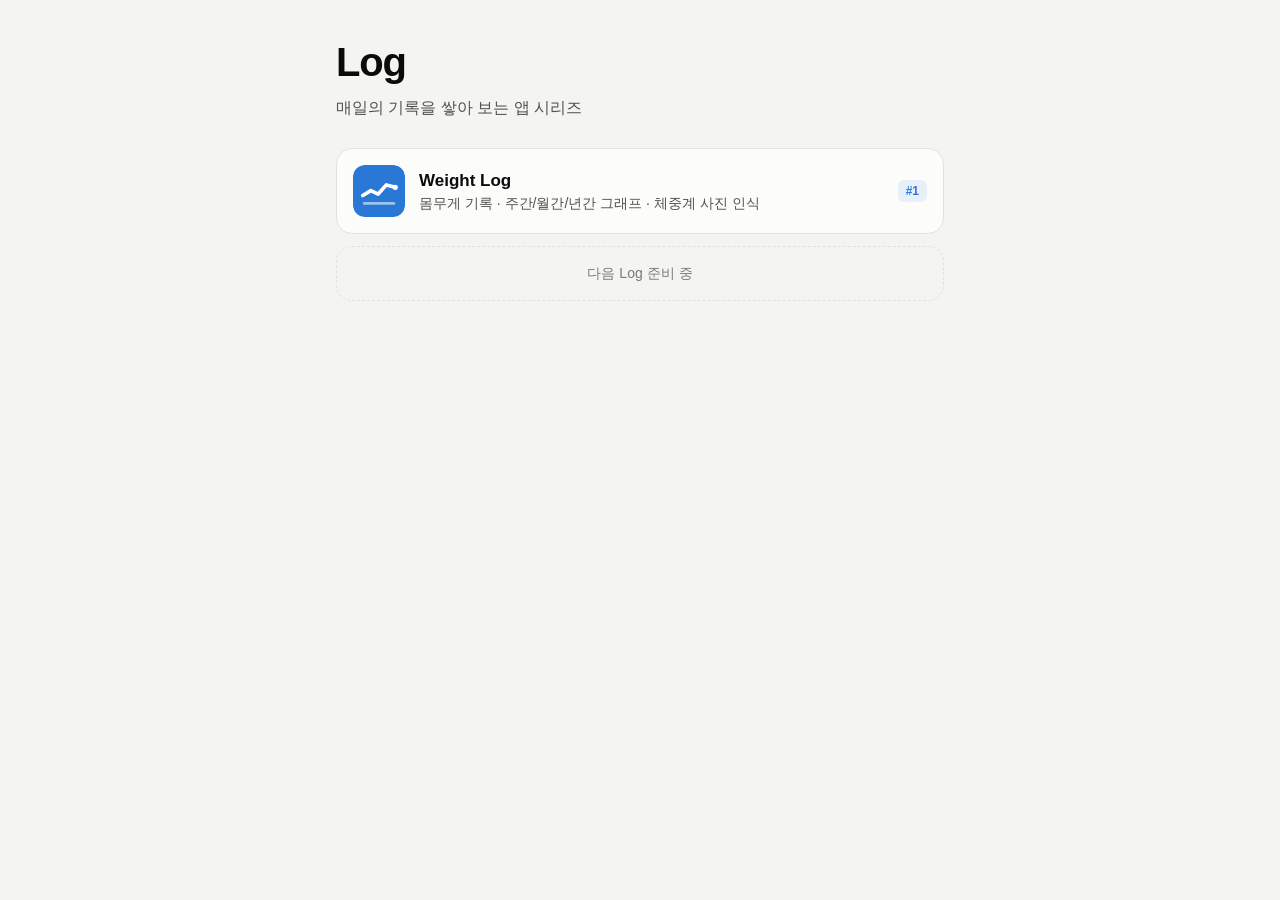
<file: index.html>
<!doctype html>
<html lang="ko">
<head>
  <meta charset="utf-8" />
  <meta name="viewport" content="width=device-width, initial-scale=1, viewport-fit=cover" />
  <title>Log</title>
  <meta name="description" content="Log 시리즈 — 매일의 기록 앱 모음" />
  <link rel="icon" href="favicon.svg" type="image/svg+xml" />
  <style>
    :root {
      color-scheme: light;
      --bg: #f4f4f1; --surface: #fcfcfb; --text: #0b0b0b; --text-2: #52514e;
      --muted: #7a7975; --border: #e3e2dd; --accent: #2a78d6; --accent-soft: #e6effa;
    }
    @media (prefers-color-scheme: dark) {
      :root:not([data-theme="light"]) {
        color-scheme: dark;
        --bg: #111110; --surface: #1a1a19; --text: #f0efec; --text-2: #c3c2b7;
        --muted: #8f8e88; --border: #2c2c2a; --accent: #3987e5; --accent-soft: #1d2a3b;
      }
    }
    * { box-sizing: border-box; }
    body {
      margin: 0; background: var(--bg); color: var(--text);
      font-family: -apple-system, BlinkMacSystemFont, "Apple SD Gothic Neo", "Pretendard", "Noto Sans KR", "Segoe UI", sans-serif;
      line-height: 1.5;
    }
    main { max-width: 640px; margin: 0 auto; padding: calc(32px + env(safe-area-inset-top)) 16px 48px; }
    h1 { font-size: 40px; letter-spacing: -0.03em; margin: 0; }
    .lead { color: var(--text-2); margin: 4px 0 28px; }
    ul { list-style: none; padding: 0; margin: 0; display: grid; gap: 12px; }
    a.app {
      display: flex; align-items: center; gap: 14px; padding: 16px; text-decoration: none; color: inherit;
      background: var(--surface); border: 1px solid var(--border); border-radius: 16px;
    }
    a.app:active { transform: scale(0.99); }
    a.app img { width: 52px; height: 52px; border-radius: 12px; }
    .name { font-weight: 700; font-size: 17px; }
    .desc { color: var(--text-2); font-size: 14px; }
    .no { margin-left: auto; font-size: 12px; font-weight: 700; color: var(--accent); background: var(--accent-soft); padding: 2px 8px; border-radius: 6px; }
    .soon { padding: 16px; border: 1px dashed var(--border); border-radius: 16px; color: var(--muted); font-size: 14px; text-align: center; }
  </style>
</head>
<body>
  <main>
    <h1>Log</h1>
    <p class="lead">매일의 기록을 쌓아 보는 앱 시리즈</p>
    <ul>
      <li>
        <a class="app" href="weight-log/">
          <img src="weight-log/icons/icon.svg" alt="" />
          <div>
            <div class="name">Weight Log</div>
            <div class="desc">몸무게 기록 · 주간/월간/년간 그래프 · 체중계 사진 인식</div>
          </div>
          <span class="no">#1</span>
        </a>
      </li>
      <li class="soon">다음 Log 준비 중</li>
    </ul>
  </main>
</body>
</html>
</file>
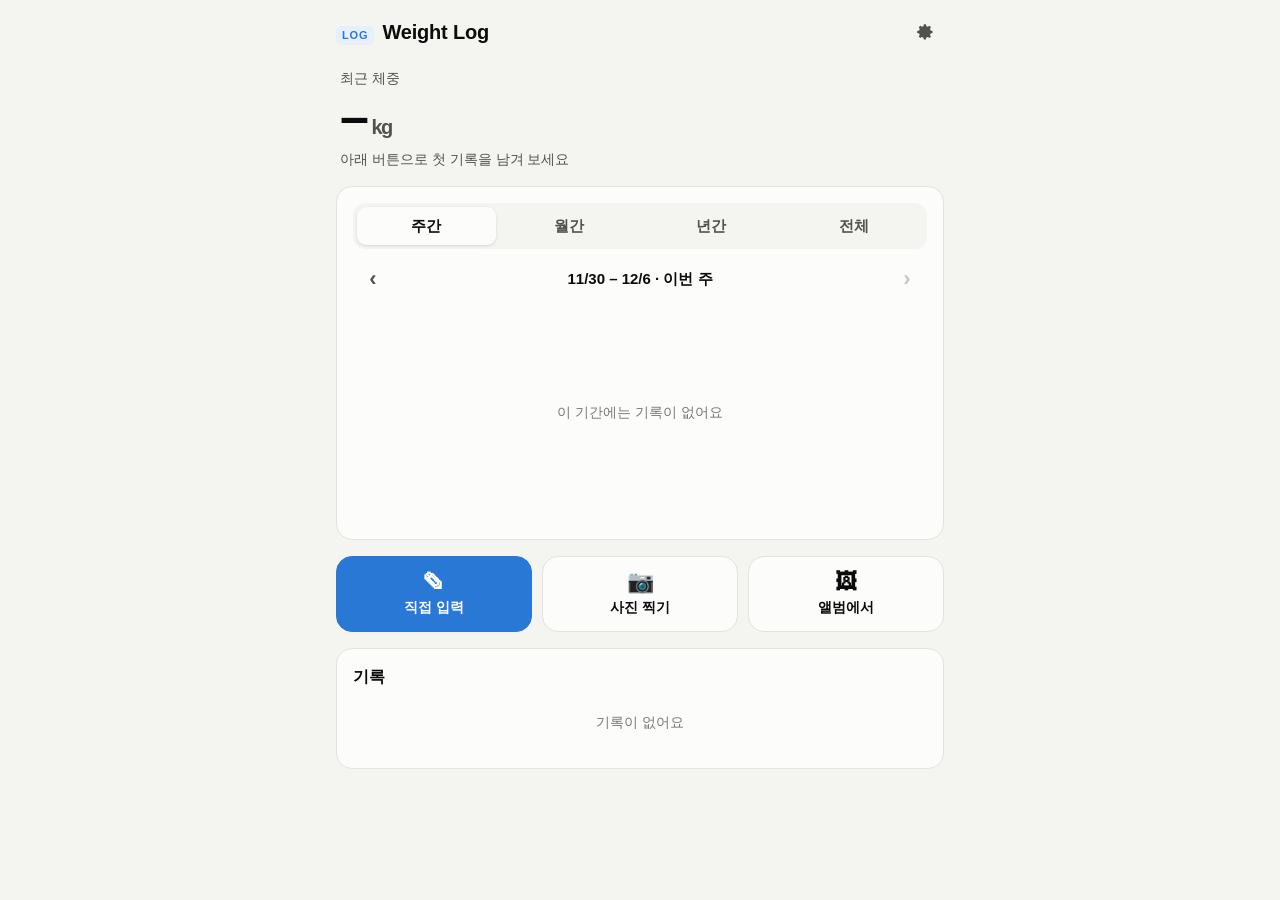
<file: weight-log/index.html>
<!doctype html>
<html lang="ko">
<head>
  <meta charset="utf-8" />
  <meta name="viewport" content="width=device-width, initial-scale=1, viewport-fit=cover" />
  <title>Weight Log</title>
  <meta name="description" content="몸무게 기록과 그래프 — Log 시리즈" />
  <meta name="theme-color" content="#fcfcfb" media="(prefers-color-scheme: light)" />
  <meta name="theme-color" content="#1a1a19" media="(prefers-color-scheme: dark)" />
  <meta name="apple-mobile-web-app-capable" content="yes" />
  <meta name="apple-mobile-web-app-title" content="Weight Log" />
  <link rel="manifest" href="manifest.webmanifest" />
  <link rel="icon" href="icons/icon.svg" type="image/svg+xml" />
  <link rel="apple-touch-icon" href="icons/icon-192.png" />
  <link rel="stylesheet" href="css/style.css" />
</head>
<body>
  <header class="topbar">
    <div class="brand">
      <span class="brand-series">Log</span>
      <h1>Weight Log</h1>
    </div>
    <button class="icon-btn" id="btn-settings" aria-label="설정">
      <svg viewBox="0 0 24 24" width="22" height="22" aria-hidden="true"><path fill="currentColor" d="M12 8.5a3.5 3.5 0 1 0 0 7 3.5 3.5 0 0 0 0-7Zm9.4 4.6-.1-2.2-2.1-.5a7.5 7.5 0 0 0-.7-1.6l1.1-1.9-1.5-1.6-1.9 1.1a7.5 7.5 0 0 0-1.6-.7L14.1 3.6h-2.2l-.5 2.1a7.5 7.5 0 0 0-1.6.7L7.9 5.3 6.3 6.8l1.1 1.9c-.3.5-.5 1-.7 1.6l-2.1.5v2.2l2.1.5c.2.6.4 1.1.7 1.6l-1.1 1.9 1.5 1.6 1.9-1.1c.5.3 1 .5 1.6.7l.5 2.1h2.2l.5-2.1c.6-.2 1.1-.4 1.6-.7l1.9 1.1 1.6-1.5-1.1-1.9c.3-.5.5-1 .7-1.6l2.1-.5Z"/></svg>
    </button>
  </header>

  <main>
    <section class="hero" aria-live="polite">
      <div class="hero-label">최근 체중</div>
      <div class="hero-value"><span id="hero-weight">–</span><small>kg</small></div>
      <div class="hero-sub" id="hero-sub">아직 기록이 없어요</div>
    </section>

    <section class="card">
      <div class="seg" role="tablist" id="period-tabs">
        <button role="tab" data-period="week" aria-selected="true">주간</button>
        <button role="tab" data-period="month">월간</button>
        <button role="tab" data-period="year">년간</button>
        <button role="tab" data-period="all">전체</button>
      </div>
      <div class="range-nav">
        <button class="icon-btn" id="btn-prev" aria-label="이전 기간">‹</button>
        <div id="range-label">–</div>
        <button class="icon-btn" id="btn-next" aria-label="다음 기간">›</button>
      </div>
      <div class="chart-host" id="chart"></div>
      <dl class="stats" id="stats"></dl>
    </section>

    <section class="actions">
      <button class="action" id="btn-manual">
        <span class="action-icon">✎</span>직접 입력
      </button>
      <label class="action">
        <span class="action-icon">📷</span>사진 찍기
        <input type="file" accept="image/*" capture="environment" id="input-camera" hidden />
      </label>
      <label class="action">
        <span class="action-icon">🖼</span>앨범에서
        <input type="file" accept="image/*" multiple id="input-album" hidden />
      </label>
    </section>

    <section class="card">
      <div class="list-head">
        <h2>기록</h2>
        <span class="muted" id="list-count"></span>
      </div>
      <ul class="entries" id="entries"></ul>
    </section>
  </main>

  <!-- 직접 입력 / 수정 -->
  <dialog id="dlg-entry">
    <form method="dialog" id="form-entry">
      <h3 id="entry-title">몸무게 입력</h3>
      <label>체중 (kg)
        <input type="number" name="weight" step="0.01" min="10" max="400" inputmode="decimal" required />
      </label>
      <label>날짜와 시간
        <input type="datetime-local" name="date" required />
      </label>
      <label>메모 (선택)
        <input type="text" name="note" maxlength="60" placeholder="예: 아침 공복" />
      </label>
      <div class="dlg-actions">
        <button value="cancel" formnovalidate class="btn-ghost">취소</button>
        <button value="save" class="btn-primary">저장</button>
      </div>
    </form>
  </dialog>

  <!-- 사진 인식 결과 확인 -->
  <dialog id="dlg-photos">
    <form method="dialog" id="form-photos">
      <h3>사진에서 읽은 값 확인</h3>
      <p class="muted small" id="photo-hint">숫자가 틀리면 고쳐 주세요. 날짜는 사진 촬영 시각이에요.</p>
      <div id="photo-list" class="photo-list"></div>
      <div class="dlg-actions">
        <button value="cancel" formnovalidate class="btn-ghost">취소</button>
        <button value="save" class="btn-primary" id="btn-photos-save">모두 저장</button>
      </div>
    </form>
  </dialog>

  <!-- 설정 -->
  <dialog id="dlg-settings">
    <form method="dialog" id="form-settings">
      <h3>설정</h3>
      <label>목표 체중 (kg, 선택)
        <input type="number" name="goal" step="0.01" min="10" max="400" inputmode="decimal" />
      </label>
      <fieldset>
        <legend>사진 인식</legend>
        <p class="muted small">Claude API 키를 넣으면 체중계 숫자(LCD)를 훨씬 정확하게 읽어요. 비워 두면 기기 안의 OCR을 써요. 키는 이 기기에만 저장돼요.</p>
        <label>Claude API 키
          <input type="password" name="apiKey" autocomplete="off" placeholder="sk-ant-..." />
        </label>
        <label>모델
          <select name="model">
            <option value="claude-haiku-5-5">Haiku 5.5 (빠르고 저렴)</option>
            <option value="claude-sonnet-5-5">Sonnet 5.5</option>
          </select>
        </label>
      </fieldset>
      <fieldset>
        <legend>백업</legend>
        <div class="row-btns">
          <button type="button" id="btn-export-json">JSON 내보내기</button>
          <button type="button" id="btn-export-csv">CSV 내보내기</button>
          <label class="btn-like">가져오기
            <input type="file" accept=".json,.csv,application/json,text/csv" id="input-import" hidden />
          </label>
        </div>
      </fieldset>
      <div class="dlg-actions">
        <button type="button" id="btn-clear" class="btn-danger">전체 삭제</button>
        <span class="spacer"></span>
        <button value="cancel" formnovalidate class="btn-ghost">닫기</button>
        <button value="save" class="btn-primary">저장</button>
      </div>
    </form>
  </dialog>

  <div class="toast" id="toast" role="status" hidden></div>

  <script type="module" src="js/app.js"></script>
</body>
</html>
</file>
<file: weight-log/css/style.css>
:root {
  color-scheme: light;
  --bg: #f4f4f1;
  --surface: #fcfcfb;
  --text: #0b0b0b;
  --text-2: #52514e;
  --muted: #7a7975;
  --border: #e3e2dd;
  --grid: #ebeae6;
  --accent: #2a78d6;
  --accent-ink: #ffffff;
  --accent-soft: #e6effa;
  --goal: #7a7975;
  --danger: #c2372b;
  --radius: 16px;
}
@media (prefers-color-scheme: dark) {
  :root:not([data-theme="light"]) {
    color-scheme: dark;
    --bg: #111110;
    --surface: #1a1a19;
    --text: #f0efec;
    --text-2: #c3c2b7;
    --muted: #8f8e88;
    --border: #2c2c2a;
    --grid: #262624;
    --accent: #3987e5;
    --accent-ink: #ffffff;
    --accent-soft: #1d2a3b;
    --goal: #8f8e88;
    --danger: #e5604f;
  }
}

* { box-sizing: border-box; }
html, body { margin: 0; }
body {
  background: var(--bg);
  color: var(--text);
  font-family: -apple-system, BlinkMacSystemFont, "Apple SD Gothic Neo", "Pretendard", "Noto Sans KR", "Segoe UI", sans-serif;
  font-size: 16px;
  line-height: 1.45;
  -webkit-tap-highlight-color: transparent;
  padding-bottom: env(safe-area-inset-bottom);
}
main { max-width: 640px; margin: 0 auto; padding: 0 16px 32px; display: grid; gap: 16px; }
button, input, select { font: inherit; color: inherit; }
.muted { color: var(--muted); }
.small { font-size: 13px; }

/* 상단 */
.topbar {
  max-width: 640px; margin: 0 auto;
  display: flex; align-items: center; justify-content: space-between;
  padding: calc(12px + env(safe-area-inset-top)) 16px 4px;
}
.brand { display: flex; align-items: baseline; gap: 8px; }
.brand h1 { font-size: 20px; margin: 0; letter-spacing: -0.01em; }
.brand-series {
  font-size: 11px; font-weight: 700; letter-spacing: 0.08em; text-transform: uppercase;
  color: var(--accent); background: var(--accent-soft); padding: 2px 6px; border-radius: 6px;
}
.icon-btn {
  border: 0; background: transparent; width: 40px; height: 40px; border-radius: 12px;
  display: inline-grid; place-items: center; cursor: pointer; color: var(--text-2); font-size: 22px;
}
.icon-btn:hover { background: var(--grid); }
.icon-btn:disabled { opacity: 0.3; cursor: default; background: transparent; }

/* 히어로 */
.hero { padding: 12px 4px 0; }
.hero-label { color: var(--text-2); font-size: 14px; }
.hero-value { font-size: 52px; font-weight: 700; letter-spacing: -0.03em; line-height: 1.1; font-variant-numeric: tabular-nums; }
.hero-value small { font-size: 20px; font-weight: 600; color: var(--text-2); margin-left: 4px; }
.hero-sub { color: var(--text-2); font-size: 14px; margin-top: 4px; }

/* 카드 */
.card { background: var(--surface); border: 1px solid var(--border); border-radius: var(--radius); padding: 16px; min-width: 0; }

.seg { display: grid; grid-template-columns: repeat(4, 1fr); background: var(--bg); border-radius: 12px; padding: 4px; gap: 4px; }
.seg button { border: 0; background: transparent; padding: 8px 0; border-radius: 9px; cursor: pointer; color: var(--text-2); font-weight: 600; font-size: 15px; }
.seg button[aria-selected="true"] { background: var(--surface); color: var(--text); box-shadow: 0 1px 3px rgb(0 0 0 / 0.12); }

.range-nav { display: flex; align-items: center; justify-content: space-between; margin: 10px 0 4px; font-weight: 600; font-size: 15px; }

/* 그래프 */
.chart-host { position: relative; min-height: 220px; }
.chart { display: block; width: 100%; height: auto; touch-action: pan-y; }
.chart .grid line { stroke: var(--grid); stroke-width: 1; }
.chart .axis-label { fill: var(--muted); font-size: 11px; font-variant-numeric: tabular-nums; }
.chart .series-line { fill: none; stroke: var(--accent); stroke-width: 2; stroke-linejoin: round; stroke-linecap: round; }
.chart .series-dot { fill: var(--accent); stroke: var(--surface); stroke-width: 2; }
.chart .focus-dot { fill: var(--accent); stroke: var(--surface); stroke-width: 2; }
.chart .crosshair { stroke: var(--muted); stroke-width: 1; stroke-dasharray: 3 3; }
.chart .goal-line { stroke: var(--goal); stroke-width: 1.5; stroke-dasharray: 6 4; }
.chart .goal-label { fill: var(--text-2); font-size: 11px; }
.chart .last-label { fill: var(--text); font-size: 12px; font-weight: 700; font-variant-numeric: tabular-nums; }
.chart-empty { height: 220px; display: grid; place-items: center; color: var(--muted); font-size: 14px; }
.chart-tip {
  position: absolute; pointer-events: none; background: var(--surface); border: 1px solid var(--border);
  border-radius: 10px; padding: 6px 10px; font-size: 12px; box-shadow: 0 4px 14px rgb(0 0 0 / 0.12);
  display: grid; white-space: nowrap; color: var(--text-2);
}
.chart-tip b { color: var(--text); font-size: 14px; font-variant-numeric: tabular-nums; }

.stats { display: grid; grid-template-columns: repeat(4, 1fr); gap: 8px; margin: 12px 0 0; }
.stats:empty { display: none; }
.stats div { background: var(--bg); border-radius: 10px; padding: 8px 10px; min-width: 0; }
.stats dt { font-size: 12px; color: var(--muted); }
.stats dd { margin: 0; font-weight: 700; font-size: 17px; font-variant-numeric: tabular-nums; }
.stats dd small { font-size: 11px; font-weight: 500; color: var(--muted); margin-left: 2px; }

/* 입력 버튼 */
.actions { display: grid; grid-template-columns: repeat(3, 1fr); gap: 10px; }
.action {
  border: 1px solid var(--border); background: var(--surface); border-radius: var(--radius);
  padding: 14px 6px; display: grid; justify-items: center; gap: 4px; cursor: pointer;
  font-weight: 600; font-size: 14px; color: var(--text);
}
.action:active { transform: scale(0.98); }
.action-icon { font-size: 22px; line-height: 1; }
#btn-manual { background: var(--accent); border-color: var(--accent); color: var(--accent-ink); }

/* 목록 */
.list-head { display: flex; align-items: baseline; justify-content: space-between; }
.list-head h2 { font-size: 16px; margin: 0 0 4px; }
.entries { list-style: none; margin: 0; padding: 0; }
.entries li { display: flex; align-items: center; gap: 8px; padding: 10px 0; border-top: 1px solid var(--border); }
.entries li:first-child { border-top: 0; }
.entries li.empty { color: var(--muted); font-size: 14px; justify-content: center; padding: 20px 0; }
.e-main { flex: 1; min-width: 0; }
.e-weight { font-weight: 700; font-size: 18px; font-variant-numeric: tabular-nums; }
.e-weight small { font-size: 12px; color: var(--muted); margin-left: 2px; font-weight: 500; }
.e-meta { font-size: 13px; color: var(--muted); overflow: hidden; text-overflow: ellipsis; white-space: nowrap; }
.e-diff { font-size: 13px; color: var(--text-2); font-variant-numeric: tabular-nums; }
.entries .icon-btn { font-size: 16px; width: 36px; height: 36px; }
.badge { font-size: 11px; background: var(--accent-soft); color: var(--accent); padding: 1px 6px; border-radius: 6px; margin-left: 4px; }

/* 다이얼로그 */
dialog {
  border: 0; border-radius: 20px; padding: 0; width: min(480px, calc(100vw - 32px));
  max-height: calc(100dvh - 48px); background: var(--surface); color: var(--text);
  box-shadow: 0 20px 60px rgb(0 0 0 / 0.3);
}
dialog::backdrop { background: rgb(0 0 0 / 0.4); }
dialog form { padding: 20px; display: grid; gap: 14px; }
dialog h3 { margin: 0; font-size: 18px; }
dialog p { margin: 0; }
dialog label { display: grid; gap: 4px; font-size: 13px; color: var(--text-2); }
dialog input, dialog select {
  width: 100%; padding: 10px 12px; border: 1px solid var(--border); border-radius: 10px;
  background: var(--bg); font-size: 16px; color: var(--text); min-width: 0;
}
dialog input[name="weight"] { font-size: 24px; font-weight: 700; }
fieldset { border: 1px solid var(--border); border-radius: 12px; padding: 12px; margin: 0; display: grid; gap: 10px; }
legend { font-size: 13px; font-weight: 700; padding: 0 4px; }
.dlg-actions { display: flex; gap: 8px; justify-content: flex-end; flex-wrap: wrap; }
.dlg-actions .spacer { flex: 1; }
.dlg-actions .btn-danger:first-child { margin-right: auto; }
.btn-primary, .btn-ghost, .btn-danger, .row-btns button, .btn-like {
  border: 1px solid var(--border); background: var(--bg); padding: 10px 16px; border-radius: 10px;
  cursor: pointer; font-weight: 600; font-size: 15px; color: var(--text);
}
.btn-primary { background: var(--accent); border-color: var(--accent); color: var(--accent-ink); }
.btn-ghost { background: transparent; }
.btn-danger { background: transparent; color: var(--danger); border-color: transparent; }
.row-btns { display: flex; flex-wrap: wrap; gap: 8px; }
.row-btns button, .btn-like { font-size: 14px; padding: 8px 12px; display: inline-block; color: var(--text); }

.photo-list { display: grid; gap: 12px; overflow: auto; max-height: 55dvh; }
.photo-item { display: grid; grid-template-columns: 84px 1fr 32px; gap: 10px; align-items: start; }
.thumb { width: 84px; height: 112px; border-radius: 10px; background: var(--bg) center / cover no-repeat; border: 1px solid var(--border); }
.photo-fields { display: grid; gap: 6px; min-width: 0; }
.photo-fields input { padding: 8px 10px; }
.photo-item .remove { width: 32px; height: 32px; font-size: 14px; }

.toast {
  position: fixed; left: 50%; bottom: calc(24px + env(safe-area-inset-bottom)); transform: translateX(-50%);
  background: var(--text); color: var(--surface); padding: 10px 18px; border-radius: 999px; font-size: 14px;
  box-shadow: 0 6px 20px rgb(0 0 0 / 0.25); z-index: 10;
}

@media (max-width: 380px) {
  .stats { grid-template-columns: repeat(2, 1fr); }
  .hero-value { font-size: 44px; }
}
</file>
